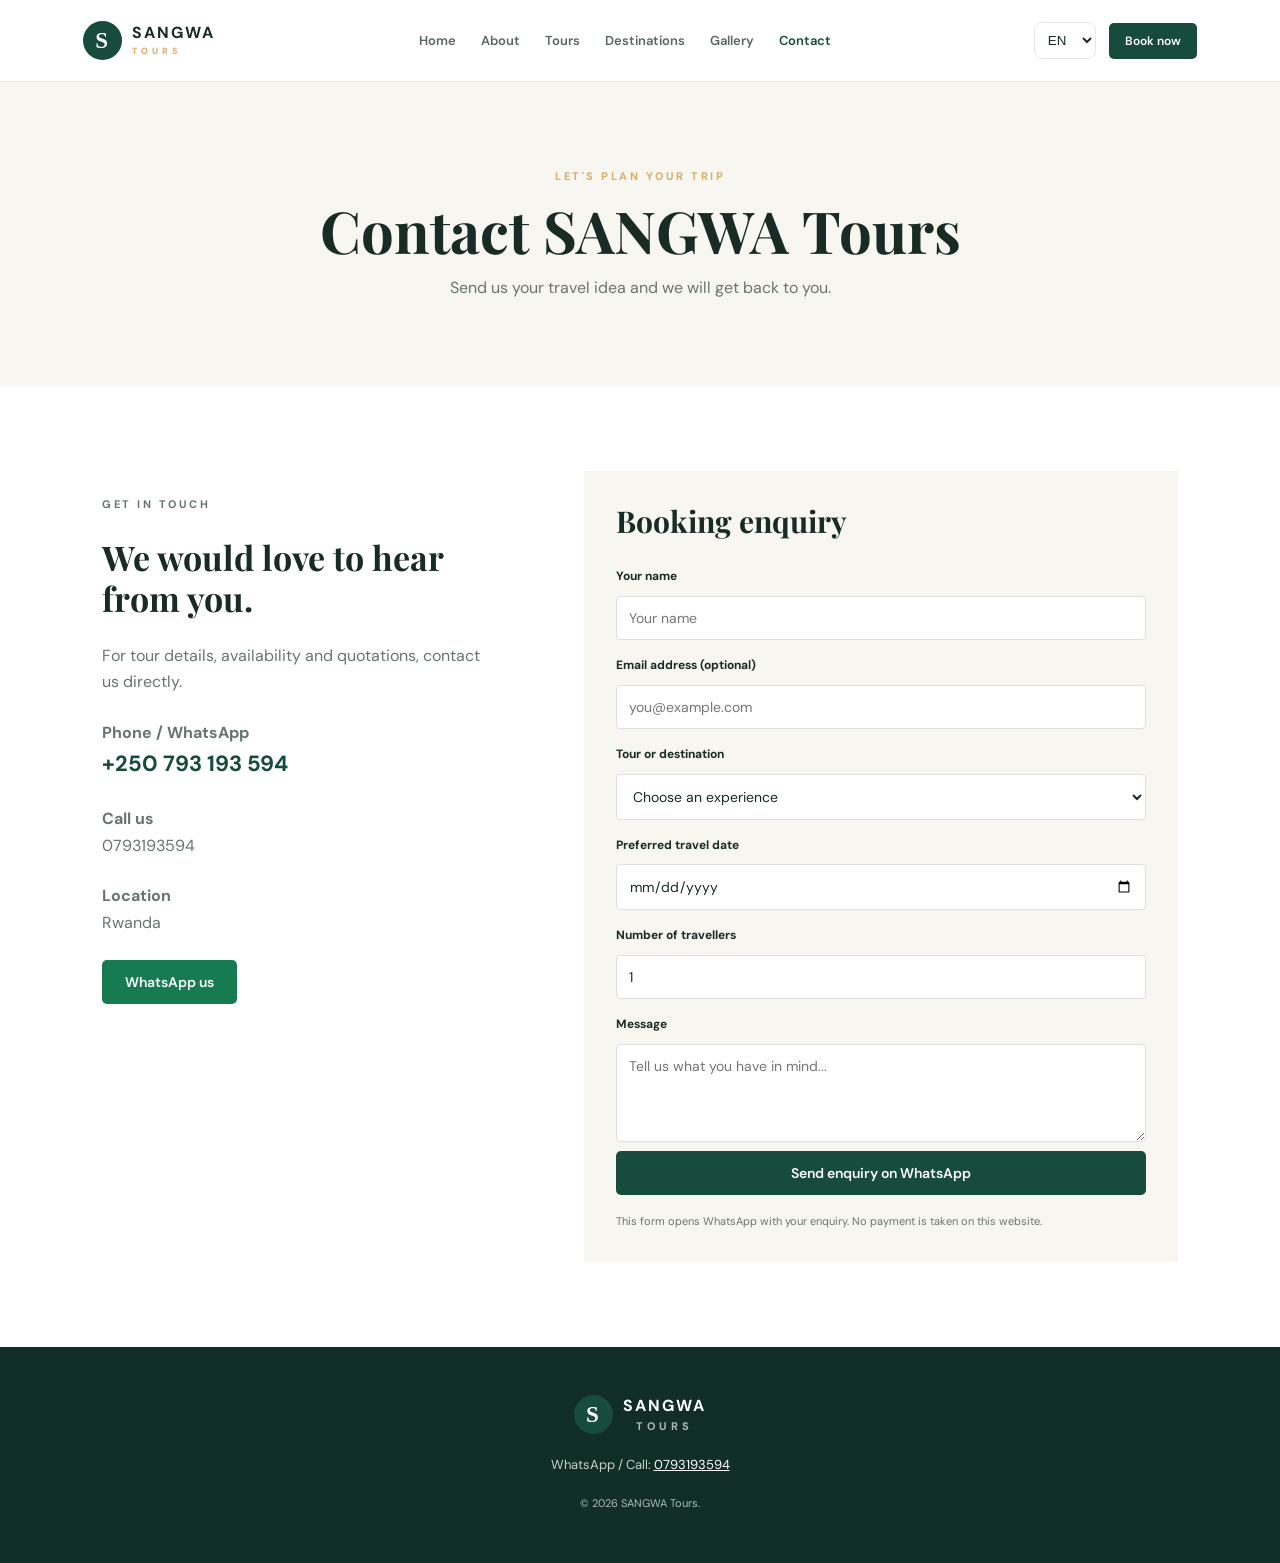
<file: contact.html>
<!DOCTYPE html><html lang="en"><head><meta charset="UTF-8"><meta name="viewport" content="width=device-width, initial-scale=1.0"><title>Contact & Booking | SANGWA Tours</title><link rel="stylesheet" href="style.css"></head><body>
<header class="site-header"><a class="brand" href="index.html"><span class="brand-mark">S</span><span>SANGWA <small>TOURS</small></span></a><button class="menu-toggle" aria-label="Open menu">☰</button><nav class="nav"><a href="index.html" data-i18n="navHome">Home</a><a href="about.html" data-i18n="navAbout">About</a><a href="tours.html" data-i18n="navTours">Tours</a><a href="destinations.html" data-i18n="navDestinations">Destinations</a><a href="gallery.html" data-i18n="navGallery">Gallery</a><a class="active" href="contact.html" data-i18n="navContact">Contact</a></nav><div class="header-actions"><select id="language" aria-label="Choose language"><option value="en">EN</option><option value="fr">FR</option><option value="rw">RW</option></select><a class="button button-small" href="#booking" data-i18n="bookNow">Book now</a></div></header>
<main><section class="page-hero"><p class="eyebrow">LET'S PLAN YOUR TRIP</p><h1 data-i18n="contactTitle">Contact SANGWA Tours</h1><p data-i18n="contactLead">Send us your travel idea and we will get back to you.</p></section><section class="section contact-layout"><div class="contact-info"><p class="eyebrow" data-i18n="getInTouch">GET IN TOUCH</p><h2 data-i18n="contactHeading">We would love to hear from you.</h2><p data-i18n="contactText">For tour details, availability and quotations, contact us directly.</p><p><strong>Phone / WhatsApp</strong><br><a class="phone" href="https://wa.me/250793193594" target="_blank" rel="noopener">+250 793 193 594</a></p><p><strong data-i18n="phoneCall">Call us</strong><br><a href="tel:+250793193594">0793193594</a></p><p><strong data-i18n="location">Location</strong><br>Rwanda</p><a class="button whatsapp" href="https://wa.me/250793193594?text=Hello%20SANGWA%20Tours%2C%20I%20would%20like%20to%20plan%20a%20trip." target="_blank" rel="noopener">WhatsApp us</a></div>
<form id="booking" class="booking-form"><h2 data-i18n="bookingForm">Booking enquiry</h2><label for="name" data-i18n="yourName">Your name</label><input id="name" name="name" required placeholder="Your name"><label for="email" data-i18n="email">Email address (optional)</label><input id="email" name="email" type="email" placeholder="you@example.com"><label for="tour" data-i18n="chooseTour">Tour or destination</label><select id="tour" name="tour"><option value="">Choose an experience</option><option>Volcanoes adventure</option><option>Nyungwe nature escape</option><option>Akagera safari</option><option>Lake Kivu getaway</option><option>Culture and Kigali</option><option>Custom trip</option></select><label for="date" data-i18n="travelDate">Preferred travel date</label><input id="date" name="date" type="date"><label for="people" data-i18n="travellers">Number of travellers</label><input id="people" name="people" type="number" min="1" value="1"><label for="message" data-i18n="message">Message</label><textarea id="message" name="message" rows="4" placeholder="Tell us what you have in mind..."></textarea><button class="button" type="submit" data-i18n="sendWhatsApp">Send enquiry on WhatsApp</button><small data-i18n="formNote">This form opens WhatsApp with your enquiry. No payment is taken on this website.</small></form></section></main><footer class="footer"><a class="brand brand-light" href="index.html"><span class="brand-mark">S</span><span>SANGWA <small>TOURS</small></span></a><p>WhatsApp / Call: <a href="tel:+250793193594">0793193594</a></p><small>© <span id="year"></span> SANGWA Tours.</small></footer><script src="script.js"></script></body></html>
</file>
<file: style.css>
@import url('https://fonts.googleapis.com/css2?family=DM+Sans:wght@400;500;600;700&family=Playfair+Display:wght@600;700&display=swap');
:root{--ink:#182b25;--muted:#68756f;--green:#174b3b;--green2:#23634d;--gold:#d7ad62;--cream:#f7f6f0;--white:#fff;--line:#e6e9e3;--shadow:0 18px 50px rgba(20,48,38,.10)}
*{box-sizing:border-box}html{scroll-behavior:smooth}body{margin:0;color:var(--ink);font-family:'DM Sans',sans-serif;line-height:1.65;background:#fff}a{color:inherit;text-decoration:none}.site-header{height:82px;padding:0 6.5%;display:flex;align-items:center;justify-content:space-between;gap:25px;background:#fff;position:sticky;top:0;z-index:20;border-bottom:1px solid var(--line)}.brand{display:flex;align-items:center;gap:10px;font-weight:700;letter-spacing:2px;font-size:16px;line-height:1.1;white-space:nowrap}.brand small{display:block;font-size:9px;letter-spacing:4px;color:var(--gold);margin-top:5px}.brand-mark{height:39px;width:39px;border-radius:50%;background:var(--green);color:white;display:grid;place-items:center;font-family:Georgia,serif;font-size:23px}.nav{display:flex;align-items:center;gap:25px}.nav a{font-size:13px;color:#59665f;font-weight:600}.nav a:hover,.nav a.active{color:var(--green)}.header-actions{display:flex;align-items:center;gap:13px}.header-actions select{border:1px solid var(--line);background:white;border-radius:8px;padding:9px;color:var(--ink)}.button{display:inline-flex;justify-content:center;align-items:center;padding:13px 23px;border:0;border-radius:5px;background:var(--green);color:white;font:600 14px 'DM Sans',sans-serif;cursor:pointer;transition:.2s}.button:hover{background:var(--green2);transform:translateY(-1px)}.button-small{padding:10px 16px;font-size:12px}.button-outline{background:transparent;border:1px solid rgba(255,255,255,.75)}.button-outline:hover{background:white;color:var(--green)}.button-light{background:white;color:var(--green)}.menu-toggle{display:none;background:none;border:0;font-size:25px;color:var(--green)}
.hero{min-height:610px;position:relative;display:flex;align-items:center;padding:80px 10%;color:white;background:linear-gradient(90deg,rgba(10,35,27,.88),rgba(10,35,27,.50),rgba(10,35,27,.12)),url('images/rwanda-hills.svg') center/cover}.hero-content{max-width:610px}.eyebrow{font-size:11px;letter-spacing:2.5px;font-weight:700;color:var(--gold);margin:0 0 14px}.hero h1,.page-hero h1{font:700 clamp(42px,6vw,72px)/1.08 'Playfair Display',serif;margin:0 0 22px}.hero-text{font-size:17px;max-width:530px;color:#eef2ed}.hero-buttons{display:flex;gap:13px;margin-top:30px;flex-wrap:wrap}.hero-note{position:absolute;right:8%;bottom:45px;border-left:2px solid var(--gold);padding-left:15px;display:flex;flex-direction:column}.hero-note span{font-size:10px;letter-spacing:3px;color:var(--gold)}.hero-note strong{font:600 18px 'Playfair Display',serif}.section{padding:85px 8%}.intro{display:grid;grid-template-columns:1fr 1.1fr;gap:8%;align-items:center;background:var(--cream)}h2{font:700 clamp(29px,3.5vw,42px)/1.2 'Playfair Display',serif;margin:0 0 17px}.intro>p,.section p{color:var(--muted)}.section-heading{display:flex;align-items:end;justify-content:space-between;margin-bottom:30px}.section-heading h2{margin-bottom:0}.text-link{font-size:13px;font-weight:700;color:var(--green)}.cards{display:grid;grid-template-columns:repeat(3,1fr);gap:24px}.place-card{border:1px solid var(--line);background:white;overflow:hidden;box-shadow:0 6px 25px rgba(20,48,38,.04)}.place-card img{width:100%;height:220px;object-fit:cover;display:block}.card-body{padding:23px}.tag{font-size:9px;letter-spacing:2px;color:#9b7a3d;font-weight:700}.card-body h3{font:700 22px 'Playfair Display',serif;margin:10px 0}.card-body p{font-size:13px;min-height:65px}.cta{background:var(--green);color:white;padding:55px 8%;display:flex;align-items:center;justify-content:space-between;gap:35px}.cta h2{max-width:650px}.cta p:not(.eyebrow){color:#d9e3dc}.footer{background:#102e25;color:#dce7df;padding:48px 8%;text-align:center}.brand-light{color:white;justify-content:center;margin-bottom:20px}.footer p{color:#c5d2ca;font-size:13px}.footer a:not(.brand){color:white;text-decoration:underline}.footer small{font-size:11px;color:#aebdb4}
.page-hero{padding:85px 8%;background:var(--cream);text-align:center}.page-hero h1{font-size:clamp(38px,5vw,58px);color:var(--ink);margin-bottom:13px}.page-hero>p:last-child{color:var(--muted);margin:0}.split{display:grid;grid-template-columns:1fr 1fr;gap:7%;align-items:center}.feature-image{width:100%;height:420px;object-fit:cover}.values{background:var(--cream);display:grid;grid-template-columns:repeat(3,1fr);gap:35px}.values span{color:var(--gold);font-weight:700}.values h3{font:700 23px 'Playfair Display',serif;margin:10px 0}.values p{font-size:14px}.tour-cards{grid-template-columns:repeat(2,1fr)}.notice{background:var(--cream);padding:18px 22px;font-size:13px;border-left:3px solid var(--gold);margin-top:30px}.destination-list{display:grid;gap:30px}.destination{display:grid;grid-template-columns:42% 1fr;gap:35px;align-items:center;padding-bottom:30px;border-bottom:1px solid var(--line)}.destination img{width:100%;height:230px;object-fit:cover}.destination h2{font-size:28px}.gallery-grid{display:grid;grid-template-columns:repeat(3,1fr);gap:18px}.gallery-grid img{width:100%;height:250px;object-fit:cover}.gallery-grid img:first-child{grid-column:span 2}.contact-layout{display:grid;grid-template-columns:.8fr 1.2fr;gap:8%;align-items:start}.contact-info h2{font-size:34px}.contact-info p{margin:24px 0}.phone{font-size:22px;font-weight:700;color:var(--green)}.whatsapp{background:#167b50}.booking-form{padding:32px;background:var(--cream);display:flex;flex-direction:column;gap:9px}.booking-form h2{font-size:30px;margin-bottom:12px}.booking-form label{font-size:12px;font-weight:700;margin-top:7px}.booking-form input,.booking-form select,.booking-form textarea{width:100%;padding:12px;border:1px solid #dce2da;border-radius:4px;background:white;font:14px 'DM Sans',sans-serif;color:var(--ink)}.booking-form textarea{resize:vertical}.booking-form small{color:var(--muted);font-size:11px;margin-top:8px}
@media(max-width:950px){.site-header{padding:0 4%;gap:12px}.nav{gap:13px}.nav a{font-size:12px}.header-actions .button{display:none}.section{padding:65px 6%}}
@media(max-width:720px){.site-header{height:70px}.menu-toggle{display:block;order:3}.nav{display:none;position:absolute;top:70px;left:0;right:0;background:white;padding:20px 7%;box-shadow:var(--shadow);flex-direction:column;align-items:flex-start}.nav.open{display:flex}.header-actions{margin-left:auto}.hero{min-height:570px;padding:65px 7%;background-position:58% center}.hero h1{font-size:47px}.hero-note{right:7%;bottom:25px}.intro,.split,.contact-layout{grid-template-columns:1fr;gap:25px}.cards,.tour-cards{grid-template-columns:1fr}.section-heading{align-items:start;gap:15px;flex-direction:column}.cta{align-items:flex-start;flex-direction:column}.values{grid-template-columns:1fr;gap:15px}.destination{grid-template-columns:1fr;gap:15px}.destination img{height:210px}.gallery-grid{grid-template-columns:1fr 1fr}.gallery-grid img,.gallery-grid img:first-child{grid-column:auto;height:180px}.page-hero{padding:65px 6%}.feature-image{height:280px}.booking-form{padding:22px}}
</file>
